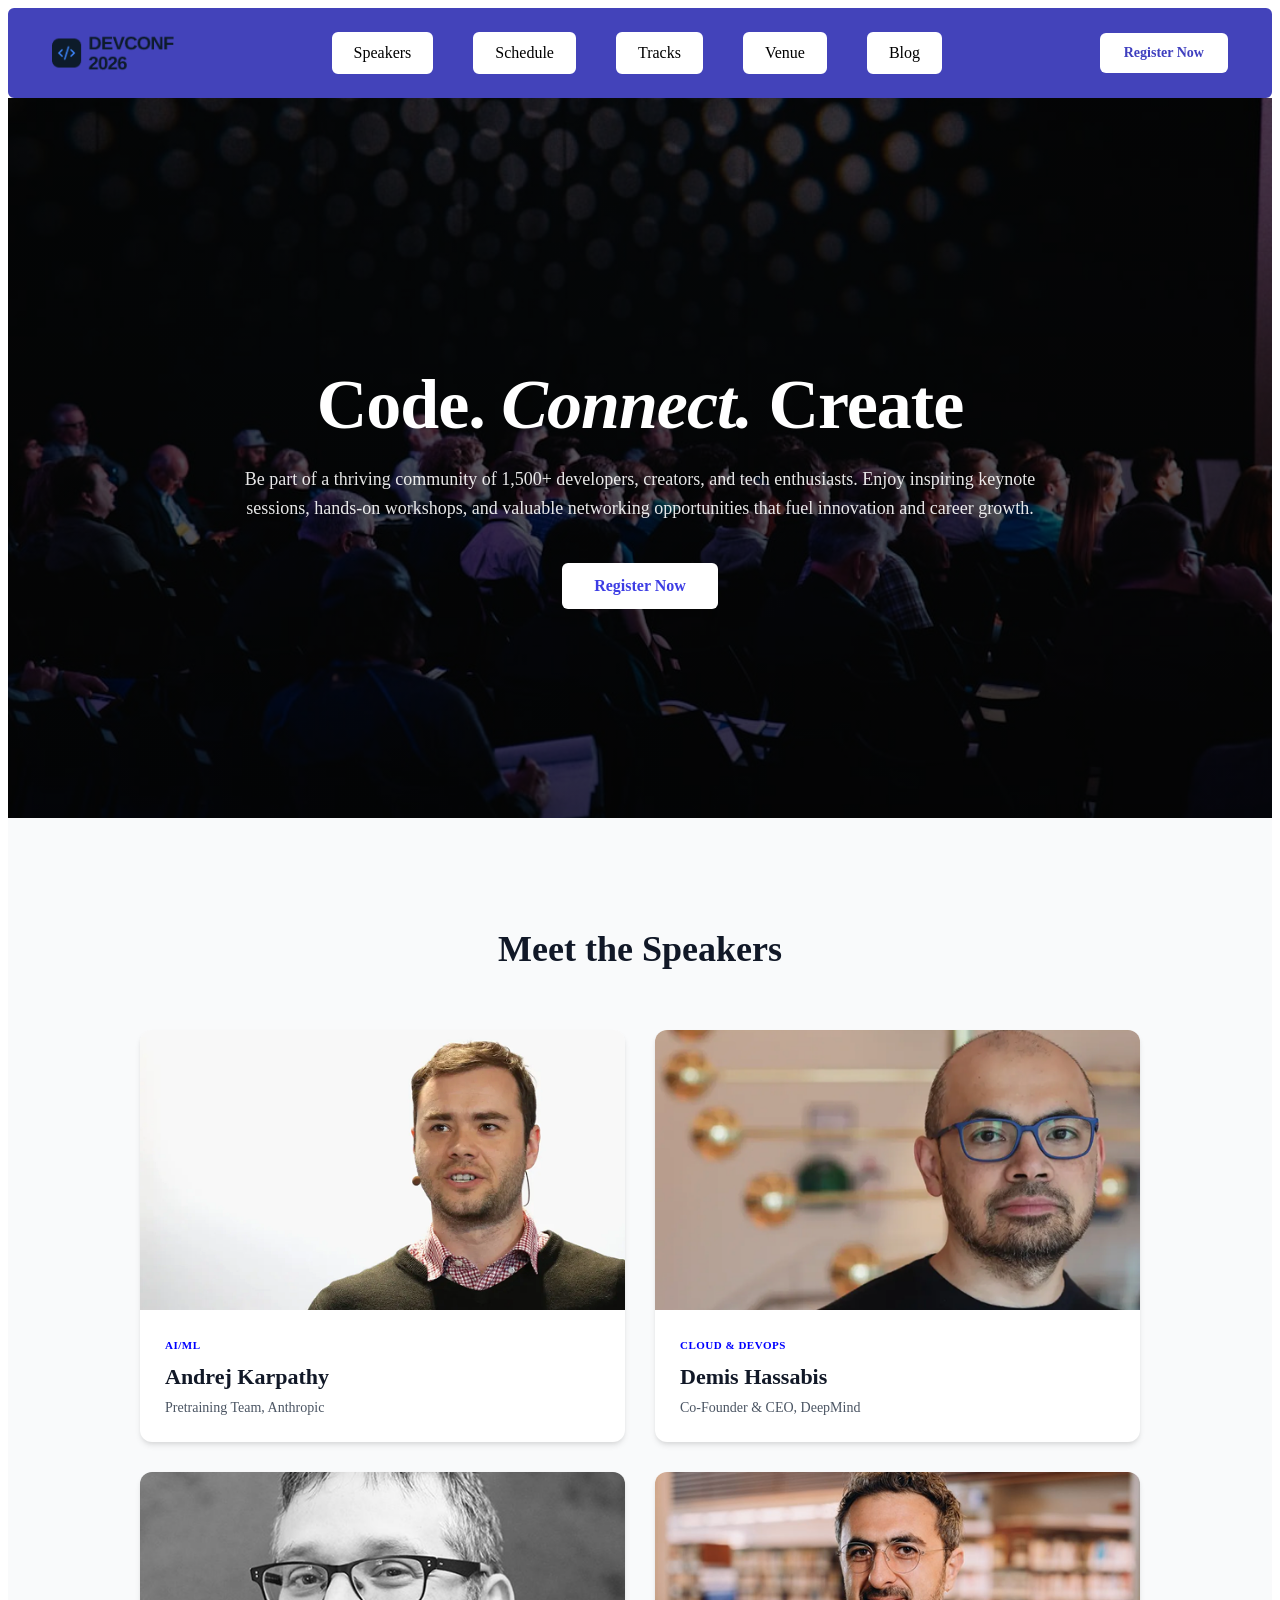
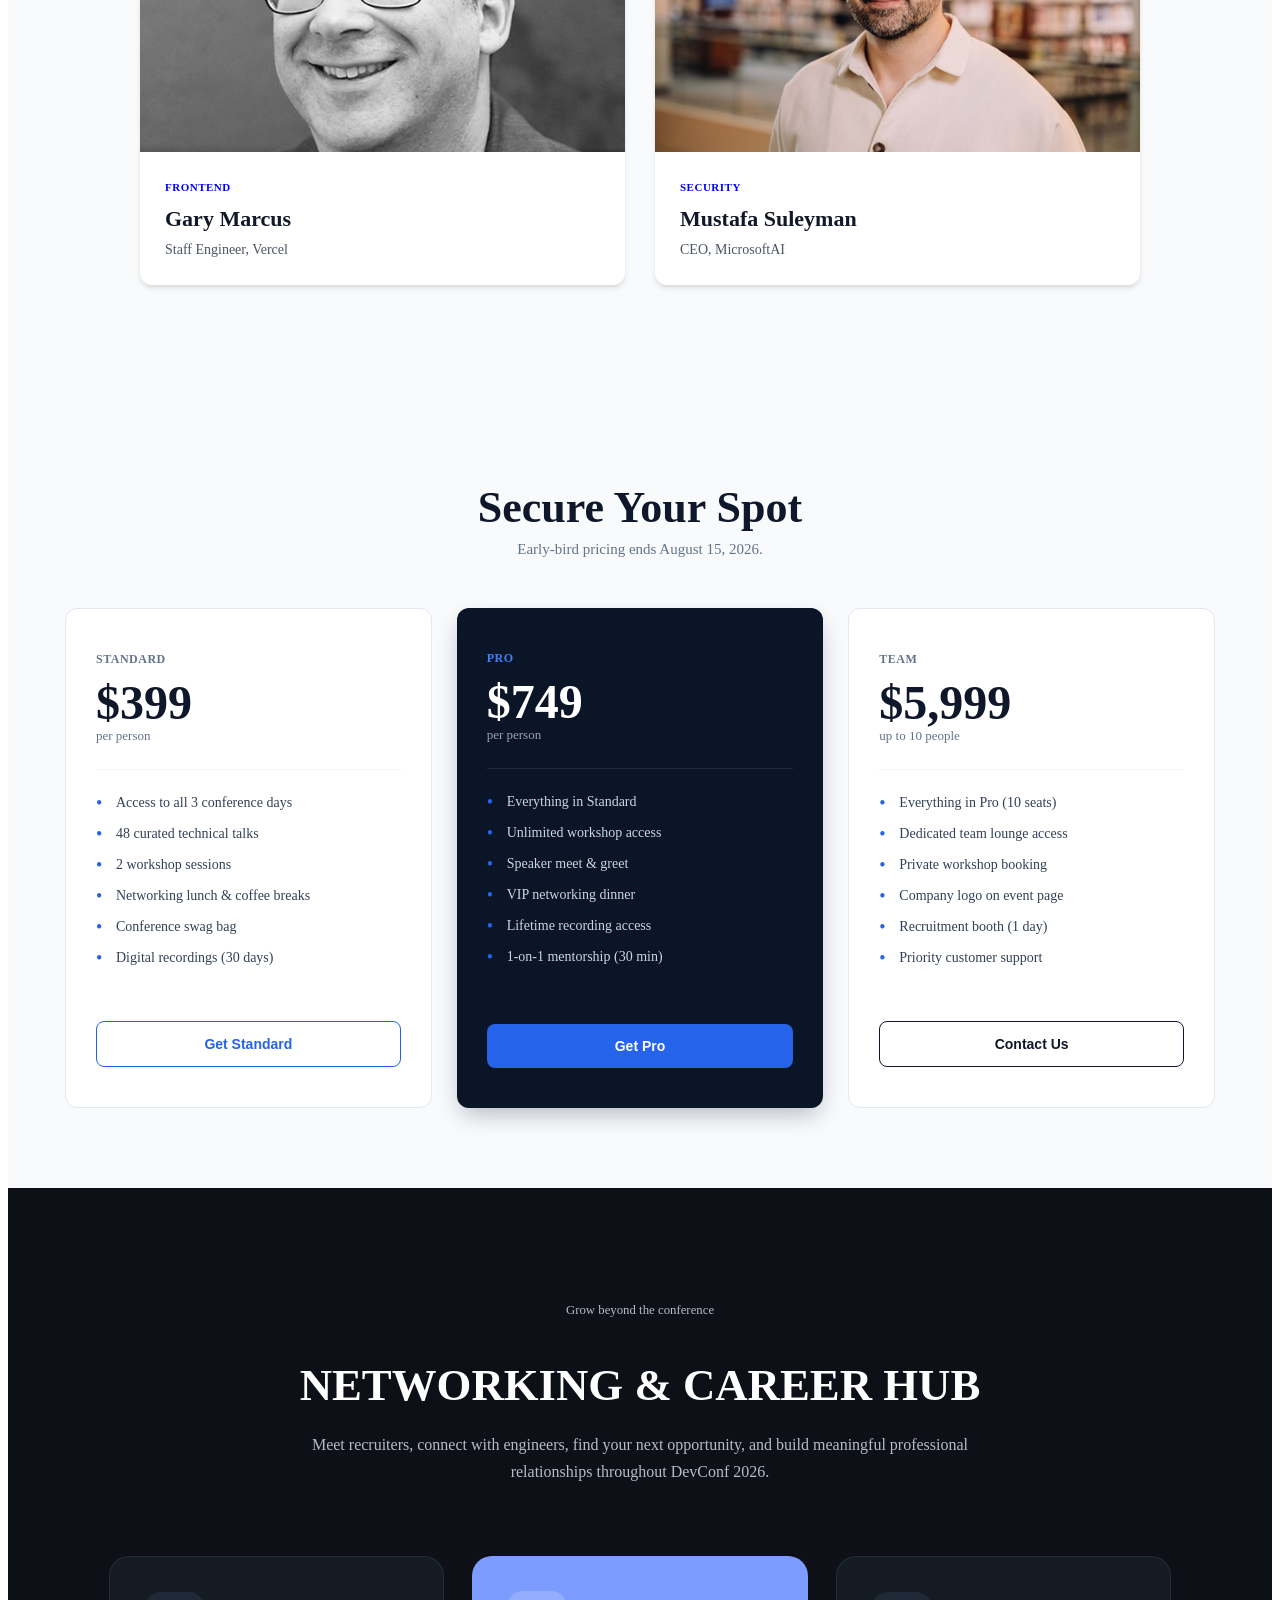
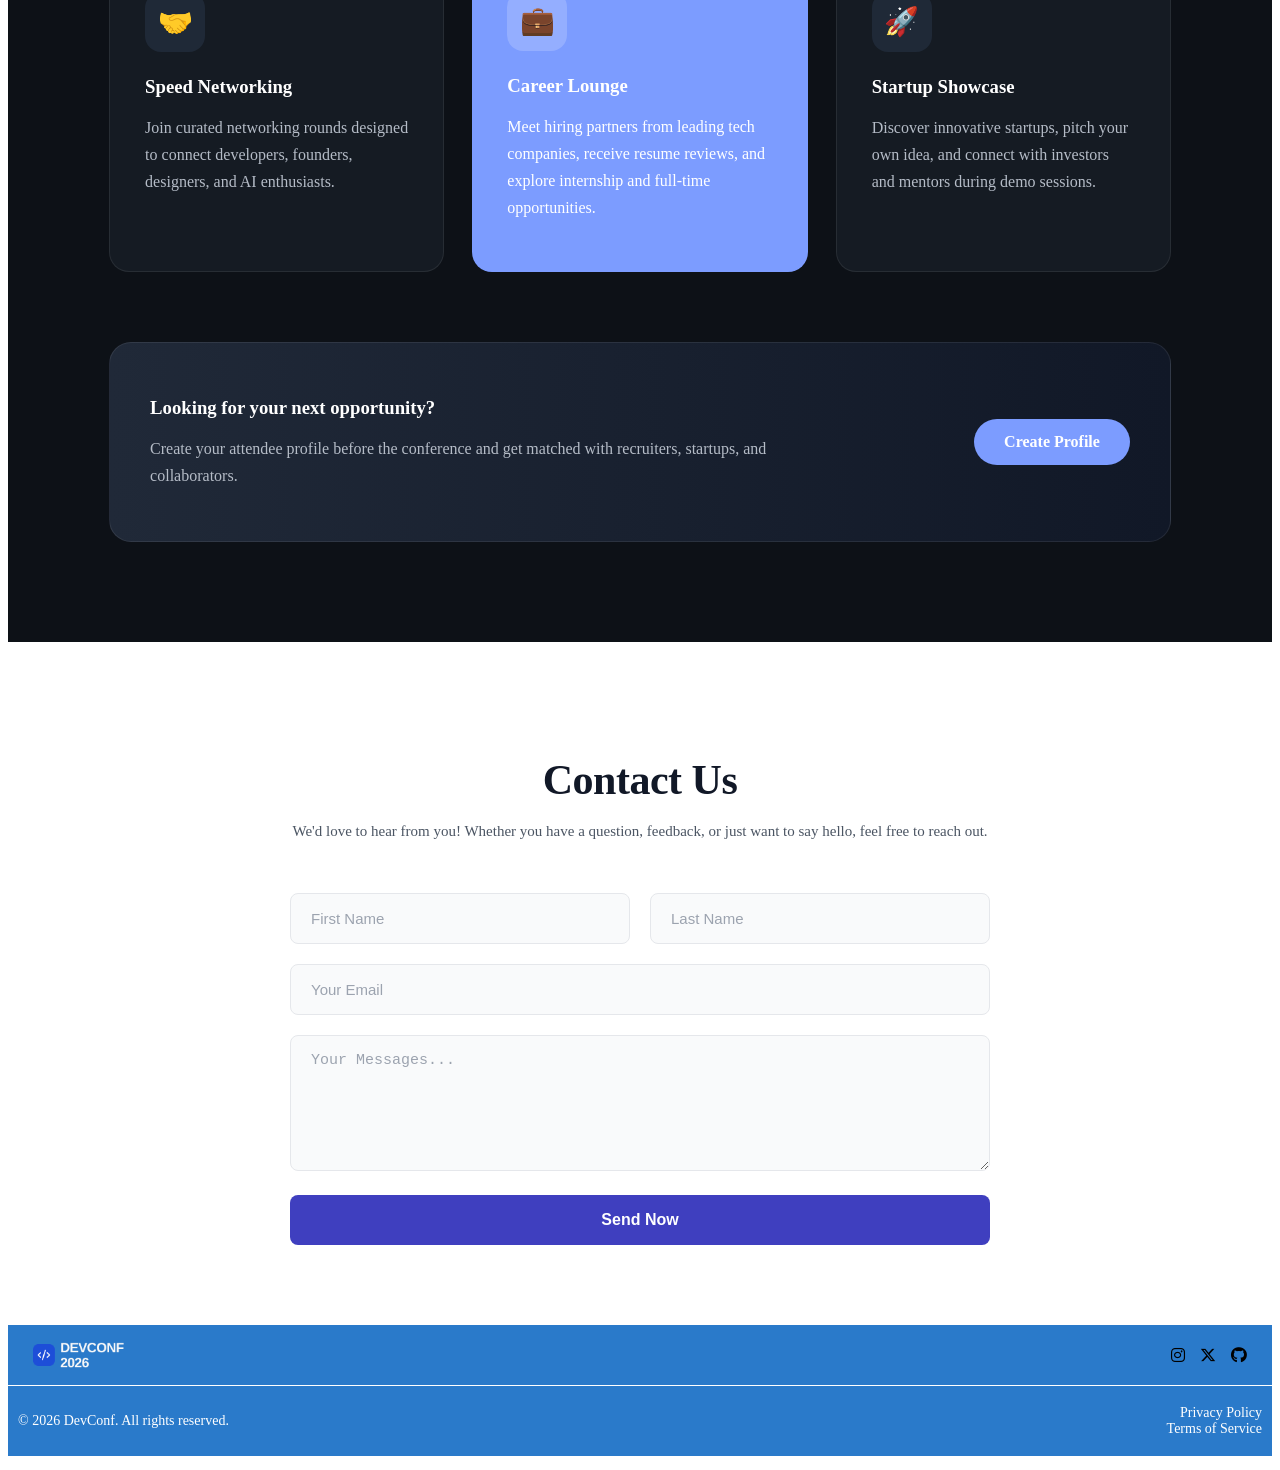
<file: index.html>
<!DOCTYPE html>
<html lang="en">

<head>
    <meta charset="UTF-8">
    <meta name="viewport" content="width=device-width, initial-scale=1.0">
    <title>DEVCONF</title>
    <link rel="stylesheet" href="./style.css">
    <link rel="stylesheet" href="https://cdnjs.cloudflare.com/ajax/libs/font-awesome/6.5.1/css/all.min.css" integrity="sha512-DTOQO9RWCH3ppGqcWaEA1BIZOC6xxalwEsw9c2QQeAIftl+Vegovlnee1c9QX4TctnWMn13TZye+giMm8e2LwA==" crossorigin="anonymous" referrerpolicy="no-referrer" />
</head>

<body>

    <nav>
        <img src="./logo.png" alt="logo-of-the-company">
        <ul>
            <li class="navig"><a href="#">Speakers</a></li>
            <li class="navig"><a href="#">Schedule</a></li>
            <li class="navig"><a href="#">Tracks</a></li>
            <li class="navig"><a href="#">Venue</a></li>
            <li class="navig"><a href="#">Blog</a></li>
        </ul>
        <a href="reg.html" class="reg">Register Now</a>
    </nav>

    <section class="code">
        <div class="content">
            <h1>Code. <span> <em>Connect.</em></span> Create</h1>
            <p class="description">Be part of a thriving community of 1,500+ developers, creators, and tech enthusiasts. Enjoy inspiring keynote sessions, hands-on workshops, and valuable networking opportunities that fuel innovation and career growth.</p>
            <a href="reg.html" class="now">Register Now</a>
        </div>
    </section>

    <section class="speaker">
        <div class="all">
            <h2 class="name">Meet the Speakers</h2>
            <div class="intro">
                <div class="face">
                    <div class="pp">
                        <img src="./andrej.png" alt="Andrej Karpathy">
                    </div>
                    <div class="info">
                        <span class="track-label ai-ml">AI/ML</span>
                        <h3>Andrej Karpathy</h3>
                        <p class="position">Pretraining Team, Anthropic</p>
                    </div>
                </div>

                <div class="face">
                    <div class="pp">
                        <img src="./demis.png" alt="Demis Hassabis">
                    </div>
                    <div class="info">
                        <span class="track-label devops">Cloud & DevOps</span>
                        <h3>Demis Hassabis</h3>
                        <p class="position">Co-Founder & CEO, DeepMind</p>
                    </div>
                </div>

                <div class="face">
                    <div class="pp">
                        <img src="./gary.png" alt="Gary Marcus">
                    </div>
                    <div class="info">
                        <span class="track-label frontend">Frontend</span>
                        <h3>Gary Marcus</h3>
                        <p class="position">Staff Engineer, Vercel</p>
                    </div>
                </div>

                <div class="face">
                    <div class="pp">
                        <img src="./mustafa.png" alt="Mustafa Suleyman">
                    </div>
                    <div class="info">
                        <span class="track-label security">Security</span>
                        <h3>Mustafa Suleyman</h3>
                        <p class="position">CEO, MicrosoftAI</p>
                    </div>
                </div>
            </div>
        </div>
    </section>

    <section class="pricing-sec">
        <div class="pricing-all">
            <h2 class="price-title">Secure Your Spot</h2>
            <p class="price-sub">Early-bird pricing ends August 15, 2026.</p>

            <div class="price-grid">
                <div class="price-card">
                    <div class="card-top">
                        <span class="plan-label">STANDARD</span>
                        <div class="amt">$399</div>
                        <span class="per-sub">per person</span>
                    </div>
                    <hr class="card-divider">
                    <ul>
                        <li>Access to all 3 conference days</li>
                        <li>48 curated technical talks</li>
                        <li>2 workshop sessions</li>
                        <li>Networking lunch & coffee breaks</li>
                        <li>Conference swag bag</li>
                        <li>Digital recordings (30 days)</li>
                    </ul>
                    <button class="plan-btn standard-btn">Get Standard</button>
                </div>

                <div class="price-card pro-featured">
                    <div class="card-top">
                        <span class="plan-label pro-lbl">PRO</span>
                        <div class="amt">$749</div>
                        <span class="per-sub">per person</span>
                    </div>
                    <hr class="card-divider dark-divider">
                    <ul>
                        <li>Everything in Standard</li>
                        <li>Unlimited workshop access</li>
                        <li>Speaker meet & greet</li>
                        <li>VIP networking dinner</li>
                        <li>Lifetime recording access</li>
                        <li>1-on-1 mentorship (30 min)</li>
                    </ul>
                    <button class="plan-btn pro-btn">Get Pro</button>
                </div>

                <div class="price-card">
                    <div class="card-top">
                        <span class="plan-label">TEAM</span>
                        <div class="amt">$5,999</div>
                        <span class="per-sub">up to 10 people</span>
                    </div>
                    <hr class="card-divider">
                    <ul>
                        <li>Everything in Pro (10 seats)</li>
                        <li>Dedicated team lounge access</li>
                        <li>Private workshop booking</li>
                        <li>Company logo on event page</li>
                        <li>Recruitment booth (1 day)</li>
                        <li>Priority customer support</li>
                    </ul>
                    <button class="plan-btn team-btn">Contact Us</button>
                </div>
            </div>
        </div>
    </section>

    <section class="career-hub">
        <div class="container">
            <div class="section-title">
                <p class="section-tag">Grow beyond the conference</p>
                <h2>NETWORKING & CAREER HUB</h2>
                <p>Meet recruiters, connect with engineers, find your next opportunity, and build meaningful professional relationships throughout DevConf 2026.</p>
            </div>

            <div class="hub-grid">
                <div class="hub-card">
                    <div class="hub-icon">🤝</div>
                    <h3>Speed Networking</h3>
                    <p>Join curated networking rounds designed to connect developers, founders, designers, and AI enthusiasts.</p>
                </div>

                <div class="hub-card featured">
                    <div class="hub-icon">💼</div>
                    <h3>Career Lounge</h3>
                    <p>Meet hiring partners from leading tech companies, receive resume reviews, and explore internship and full-time opportunities.</p>
                </div>

                <div class="hub-card">
                    <div class="hub-icon">🚀</div>
                    <h3>Startup Showcase</h3>
                    <p>Discover innovative startups, pitch your own idea, and connect with investors and mentors during demo sessions.</p>
                </div>
            </div>

            <div class="hub-banner">
                <div>
                    <h3>Looking for your next opportunity?</h3>
                    <p>Create your attendee profile before the conference and get matched with recruiters, startups, and collaborators.</p>
                </div>
                <a href="#" class="hub-btn">Create Profile</a>
            </div>
        </div>
    </section>

    <section class="contact-section-light">
        <div class="contact-container">
            <h2 class="contact-title">Contact Us</h2>
            <p class="contact-subtitle">We'd love to hear from you! Whether you have a question, feedback, or just want to say hello, feel free to reach out.</p>

            <form class="contact-form">
                <div class="form-row">
                    <input type="text" placeholder="First Name" required>
                    <input type="text" placeholder="Last Name" required>
                </div>
                <div class="form-group">
                    <input type="email" placeholder="Your Email" required>
                </div>
                <div class="form-group">
                    <textarea placeholder="Your Messages..." rows="6" required></textarea>
                </div>
                <button type="submit" class="submit-btn">Send Now</button>
            </form>
        </div>
    </section>

    <footer>
        <div class="footer-up">
            <div>
                <img class="footer-logo" src="./footer-logo.png" alt="footer-logo">
            </div>
            <div class="footer-social">
                <i class="fa-brands fa-instagram"></i>
                <i class="fa-brands fa-x-twitter"></i> <i class="fa-brands fa-github"></i>
            </div>
        </div>
        <hr style="border: 0; border-top: 1px solid rgba(255,255,255,0.2); margin: 0;">
        <div class="below-hr">
            <div class="below-hr-text-l">© 2026 DevConf. All rights reserved.</div>
            <div class="below-hr-text-r">
                Privacy Policy <br>
                Terms of Service
            </div>
        </div>
    </footer>

</body>
</html>
</file>
<file: style.css>
nav {
    border: 4px solid rgb(67, 67, 186);
    border-radius: 6px;
    background-color: rgb(67, 67, 186);
    display: flex;
    justify-content: space-between;
    align-items: center;
    padding: 10px 40px;
}

nav img {
    height: 40px;
    width: auto;
}

nav ul {
    display: flex;
    list-style: none;
    margin: 0;
    padding: 0;
    margin-left: auto;
    margin-right: auto;
}

nav ul li {
    margin: 10px 20px;
    border: 6px solid rgb(255, 255, 255);
    background-color: rgb(255, 255, 255);
    border-radius: 6px;
}

nav ul li a {
    display: inline-block;
    text-decoration: none;
    color: black;
    font-weight: 500;
    padding: 5px 15px;
    border-radius: 6px;
    background-color: transparent;
    border: 1px solid transparent;
}

nav ul li a:hover {
    background-color: bisque;
}

.reg {
    display: inline-flex;
    align-items: center;
    justify-content: center;
    background-color: #ffffff;
    color: #3f3fbf;
    text-decoration: none;
    padding: 12px 24px;
    border-radius: 6px;
    font-weight: 600;
    font-size: 14px;
    white-space: nowrap;
    border: none;
}

.reg:hover {
    background-color: bisque;
}

.code {
    background-image: linear-gradient(rgba(0, 0, 0, 0.6), rgba(0, 0, 0, 0.7)), 
    url('./banner.jpg');
    background-size: cover;
    background-position: center;
    background-repeat: no-repeat;
    height: 80vh;
    display: flex;
    justify-content: center;
    align-items: center;
    text-align: center;
    color: #ffffff;
    padding: 0 20px;
}

.content {
    max-width: 800px;
}

.code h1 {
    font-size: 70px;
    font-weight: 800;
    margin-bottom: 20px;
    letter-spacing: -1px;
}

.code p {
    font-size: 18px;
    line-height: 1.6;
    margin-bottom: 40px;
    color: rgba(255, 255, 255, 0.9);
}

.now {
    display: inline-block;
    background-color: white;
    color: rgb(61, 61, 228);
    text-decoration: none;
    padding: 14px 32px;
    border-radius: 6px;
    font-size: 16px;
    font-weight: 600;
}

.speaker {
    padding: 80px 20px;
    background-color: #f9fafb;
}

.name {
    font-size: 36px;
    font-weight: 800;
    text-align: center;
    margin-bottom: 60px;
    color: #111827;
}

.intro {
    display: grid;
    gap: 30px;
    max-width: 1000px;
    margin: 0 auto;
    grid-template-columns: repeat(2, 1fr);
}

.face {
    width: 100%;
    background-color: #ffffff;
    border-radius: 12px;
    box-shadow: 0 4px 6px -1px rgba(0, 0, 0, 0.1), 0 2px 4px -1px rgba(0, 0, 0, 0.06);
    overflow: hidden;
}

.face:hover {
    transform: translateY(-5px);
}

.pp {
    width: 100%;
    height: 280px;
    overflow: hidden;
}

.pp img {
    width: 100%;
    height: 100%;
    object-fit: cover;
    object-position: center;
}

.info {
    padding: 25px;
    text-align: left;
}

.track-label {
    display: inline-block;
    font-size: 11px;
    font-weight: 700;
    text-transform: uppercase;
    letter-spacing: 0.5px;
    margin-bottom: 8px;
}

.ai-ml {
    color: blue;
}

.devops {
    color: blue;
}

.frontend {
    color: blue;
}

.security {
    color: blue;
}

.info h3 {
    font-size: 22px;
    font-weight: 700;
    color: #111827;
    margin: 5px 0 8px 0;
}

.info .position {
    font-size: 14px;
    color: #4b5563;
    margin: 0;
    line-height: 1.4;
}

.contact-section-light {
    background-color: #ffffff;
    padding: 80px 20px;
    display: flex;
    justify-content: center;
    align-items: center;
}

.contact-container {
    max-width: 700px;
    width: 100%;
    text-align: center;
}

.contact-title {
    font-size: 42px;
    font-weight: 700;
    color: #111827;
    margin-bottom: 15px;
    letter-spacing: -0.5px;
}

.contact-subtitle {
    font-size: 15px;
    color: #4b5563;
    line-height: 1.6;
    margin-bottom: 50px;
}

.contact-form {
    display: flex;
    flex-direction: column;
    gap: 20px;
}

.form-row {
    display: flex;
    gap: 20px;
}

.form-row input {
    width: 50%;
}

.form-group {
    width: 100%;
}

.contact-form input,
.contact-form textarea {
    width: 100%;
    padding: 16px 20px;
    background-color: #f9fafb;
    border: 1px solid #e5e7eb;
    border-radius: 8px;
    color: #111827;
    font-size: 15px;
    outline: none;
    box-sizing: border-box;
}

.contact-form input:focus,
.contact-form textarea:focus {
    border-color: #3f3fbf;
    background-color: #ffffff;
    box-shadow: 0 0 0 4px rgba(67, 67, 186, 0.1);
}

.contact-form input::placeholder,
.contact-form textarea::placeholder {
    color: #9ca3af;
}

.submit-btn {
    width: 100%;
    padding: 16px;
    background-color: #3f3fbf;
    border: none;
    border-radius: 8px;
    color: #ffffff;
    font-size: 16px;
    font-weight: 600;
    cursor: pointer;
}

.submit-btn:hover {
    background-color: #2e2ea3;
}

@media (max-width: 768px) {
    .intro {
        grid-template-columns: 1fr;
    }

    .form-row {
        flex-direction: column;
        gap: 20px;
    }

    .form-row input {
        width: 100%;
    }
}

.pricing-sec {
    padding: 80px 20px;
    background-color: #f8fafc;
}

.price-title {
    font-size: 44px;
    font-weight: 800;
    text-align: center;
    margin-bottom: 8px;
    color: #0f172a;
}

.price-sub {
    font-size: 15px;
    text-align: center;
    color: #64748b;
    margin: 0 0 50px 0;
}

.price-grid {
    display: grid;
    gap: 25px;
    max-width: 1150px;
    margin: 0 auto;
    grid-template-columns: repeat(3, 1fr);
    align-items: stretch;
}

.price-card {
    background-color: #ffffff;
    border: 1px solid #e2e8f0;
    border-radius: 12px;
    padding: 40px 30px;
    display: flex;
    flex-direction: column;
    justify-content: space-between;
}

.card-top {
    text-align: left;
}

.plan-label {
    font-size: 12px;
    font-weight: 600;
    color: #64748b;
    letter-spacing: 0.5px;
}

.amt {
    font-size: 48px;
    font-weight: 700;
    color: #0f172a;
    margin-top: 8px;
}

.per-sub {
    font-size: 13px;
    color: #64748b;
    display: block;
    margin-top: -2px;
}

.card-divider {
    border: 0;
    border-top: 1px solid #f1f5f9;
    margin: 25px 0;
}

.price-card ul {
    list-style: none;
    padding: 0;
    margin: 0 0 40px 0;
    flex-grow: 1;
}

.price-card ul li {
    font-size: 14px;
    color: #334155;
    margin-bottom: 15px;
    position: relative;
    padding-left: 20px;
}

.price-card ul li::before {
    content: "•";
    color: #2563eb;
    font-size: 18px;
    position: absolute;
    left: 0;
    top: -2px;
}

.plan-btn {
    width: 100%;
    padding: 14px;
    border-radius: 8px;
    font-size: 14px;
    font-weight: 600;
    cursor: pointer;
    text-align: center;
    box-sizing: border-box;
}


.standard-btn {
    background-color: #ffffff;
    color: #2563eb;
    border: 1px solid #2563eb;
}

.standard-btn:hover {
    background-color: #f0f5ff;
}

.career-hub{
    padding:100px 8%;
    background:#0d1117;
}

.section-title{
    text-align:center;
    max-width:720px;
    margin:auto;
}

.section-tag{
    color:#7c9cff;
    font-size:.8rem;
    margin-bottom:12px;
}

.section-title h2{
    font-size:2.8rem;
    color:#fff;
    margin-bottom:20px;
}

.section-title p{
    color:#b5bcc7;
    line-height:1.7;
}

.hub-grid {
    margin-top: 70px;
    display: grid;
    grid-template-columns: repeat(auto-fit, minmax(280px, 1fr));
    gap: 28px;
}

@media (max-width: 768px) {
    .hub-banner {
        flex-direction: column;
        text-align: center;
    }
    nav {
        flex-direction: column;
        gap: 15px;
    }
    nav ul {
        flex-direction: column;
        align-items: center;
        gap: 10px;
    }
}

.hub-card{
    background:#151b23;
    border:1px solid rgba(255,255,255,.08);
    border-radius:20px;
    padding:35px;
}

.hub-card:hover{
    border-color:#7c9cff;
    box-shadow:0 15px 40px rgba(124,156,255,.15);
}

.hub-icon{
    width:60px;
    height:60px;
    border-radius:16px;
    background:#1f2937;
    display:flex;
    align-items:center;
    justify-content:center;
    font-size:28px;
    margin-bottom:24px;
}

.hub-card h3{
    color:#fff;
    margin-bottom:15px;
}

.hub-card p{
    color:#b5bcc7;
    line-height:1.7;
}

.featured{
    border:none;
    background-color:#7c9cff;
    border-color: #111827;
}

.featured h3,
.featured p{
    color:#fff;
}

.featured .hub-icon{
    background:rgba(255,255,255,.18);
}

.hub-banner{
    margin-top:70px;
    background:linear-gradient(90deg,#202938,#111827);
    border:1px solid rgba(255,255,255,.08);
    border-radius:22px;
    padding:35px 40px;
    display:flex;
    justify-content:space-between;
    align-items:center;
    gap:30px;
    flex-wrap:wrap;
}

.hub-banner h3{
    color:#fff;
    margin-bottom:12px;
}

.hub-banner p{
    color:#b5bcc7;
    max-width:650px;
    line-height:1.7;
}

.hub-btn{
    background:#7c9cff;
    color:#fff;
    padding:14px 30px;
    border-radius:999px;
    text-decoration:none;
    font-weight:600;
    transition:.3s;
}

.hub-btn:hover{
    background:#5b7cff;
}

.pro-featured {
    background-color: #0b1528;
    color: #ffffff;
    border: none;
    box-shadow: 0 10px 25px -5px rgba(15, 23, 42, 0.3);
}

.pro-lbl {
    color: #3b82f6;
}

.pro-featured .amt {
    color: #ffffff;
}

.pro-featured .per-sub {
    color: #94a3b8;
}

.dark-divider {
    border-top: 1px solid #1e293b;
}

.pro-featured ul li {
    color: #cbd5e1;
}

.pro-btn {
    background-color: #2563eb;
    color: #ffffff;
    border: none;
}

.pro-btn:hover {
    background-color: #1d4ed8;
}


.team-btn {
    background-color: #ffffff;
    color: #0f172a;
    border: 1px solid #0f172a;
}

.team-btn:hover {
    background-color: #f8fafc;
}

@media (max-width: 992px) {
    .price-grid {
        grid-template-columns: 1fr;
        max-width: 450px;
    }
}

.footer-up {
    display: flex;
    align-items: center;
    justify-content: space-between;
    height: 60px;
    background-color: #2a7aca;
    padding: 0 25px;
}

.footer-logo { display: flex;
    margin-right: auto;
    height: 30px;
    width: auto;
}
.footer-social {
    display: flex;
    gap: 15px;
    margin-left: auto;
}
.below-hr {
    display: flex;
    justify-content: space-between;
    align-items: center;
    background-color: #2a7aca;
    padding: 20px 10px;
     height: 30px;
    
}

.below-hr-text-l {
    background-color: #2a7aca;
    font-size: 14px;
    color: #ffffff;
}
.below-hr-text-r {
    background-color: #2a7aca;
    font-size: 14px;
    color: #ffffff;
    text-align: right;
}
</file>
